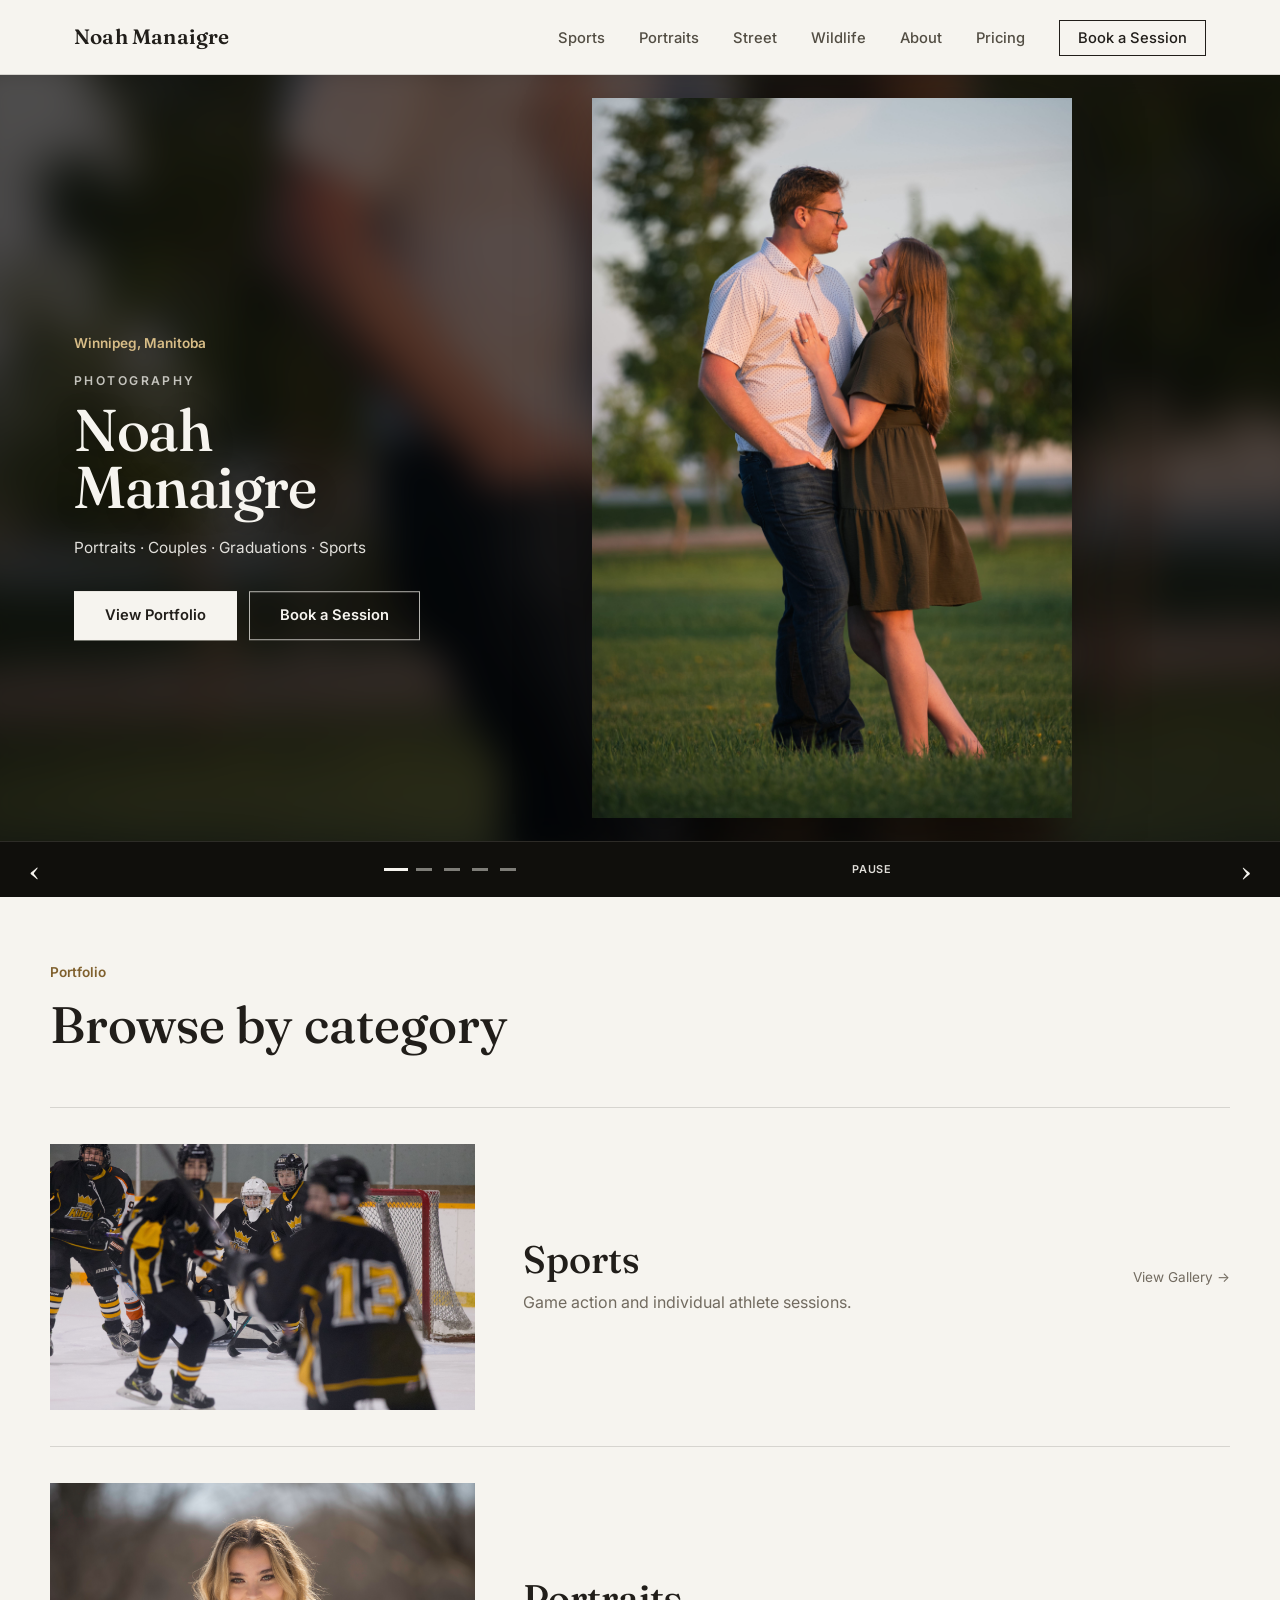
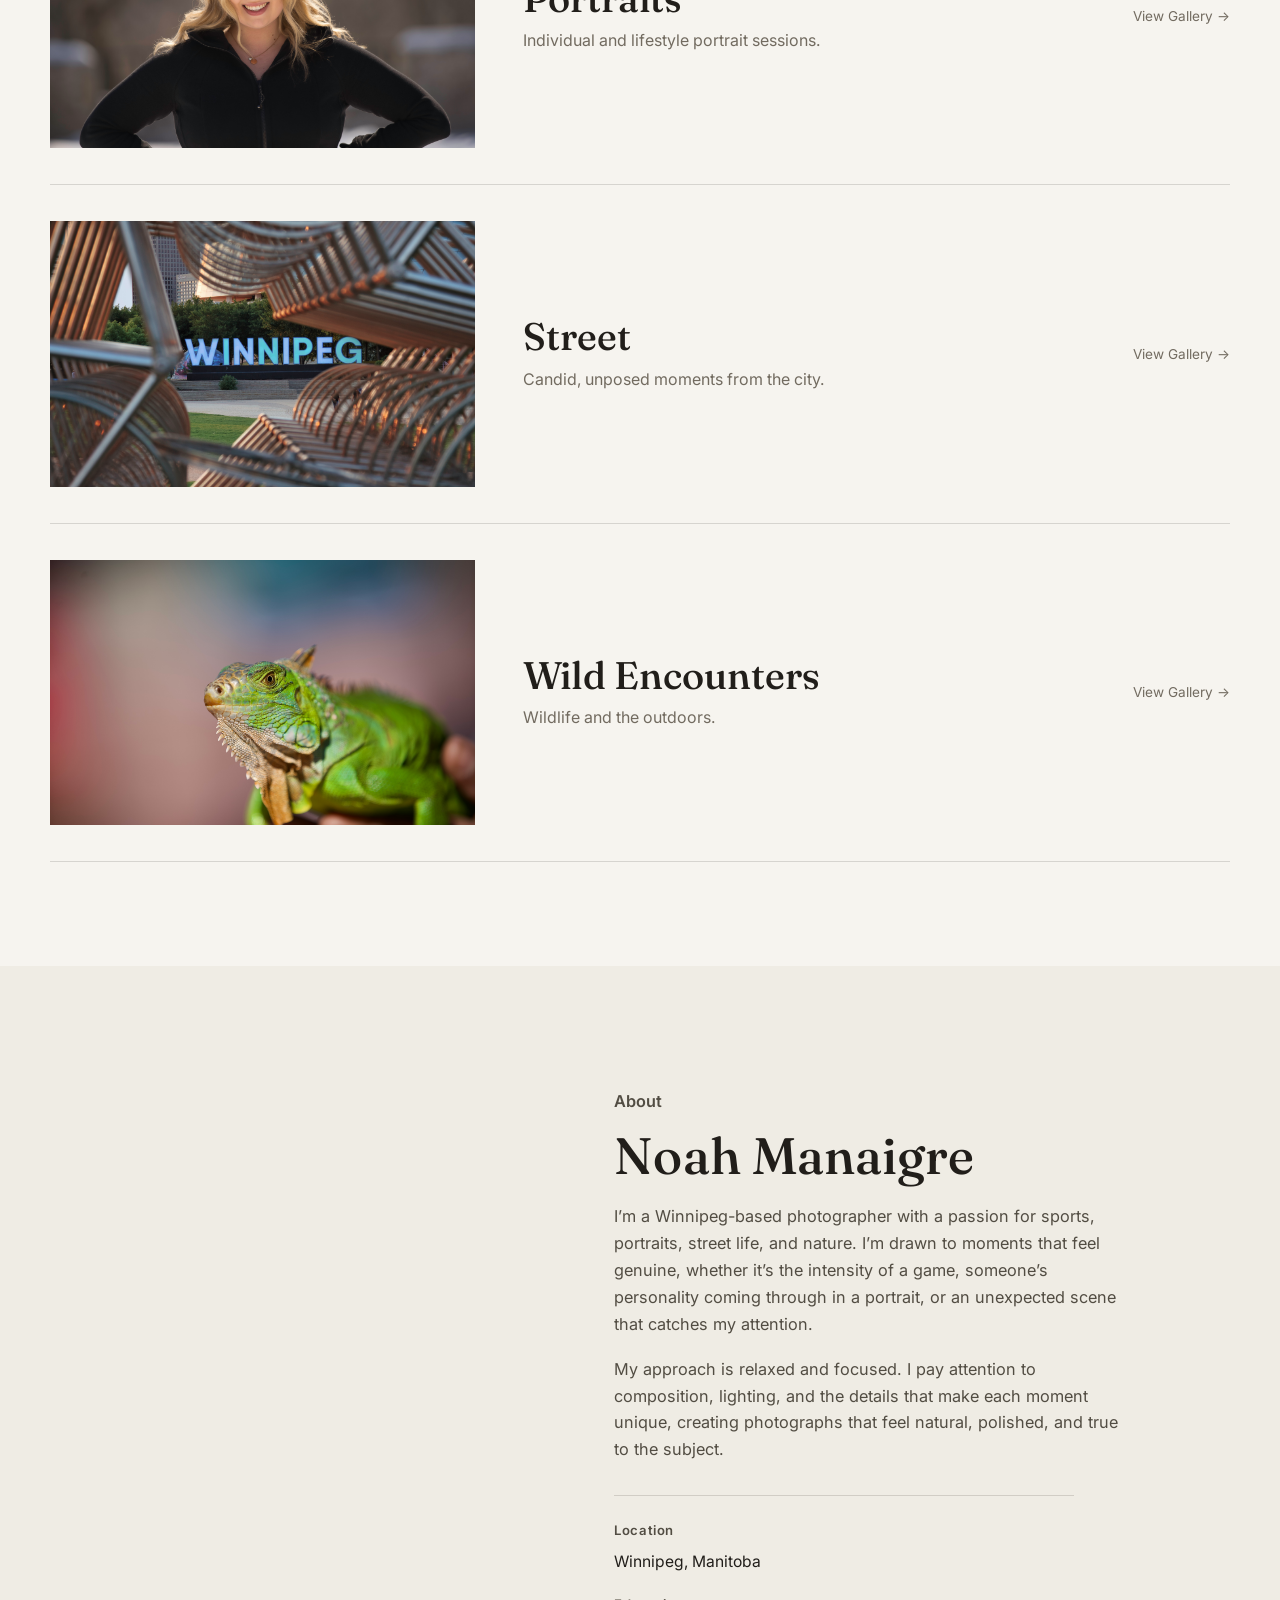
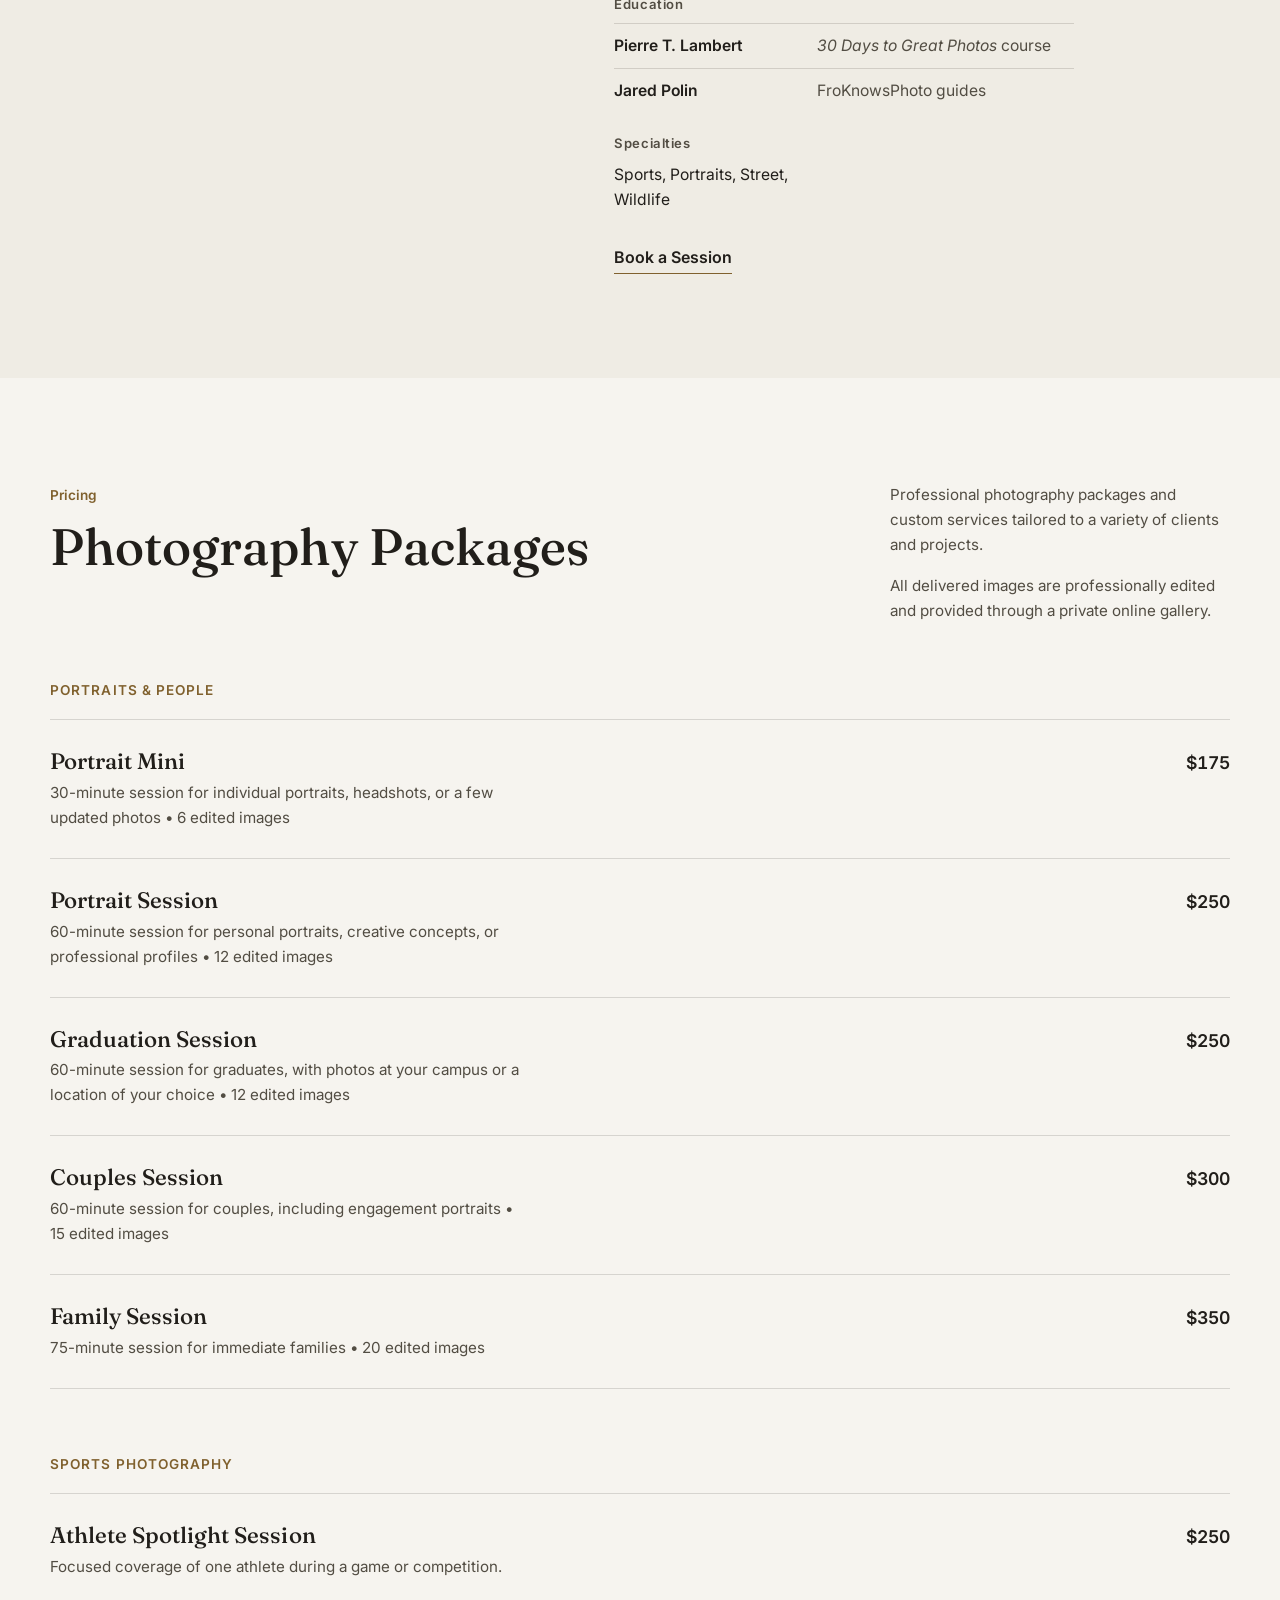
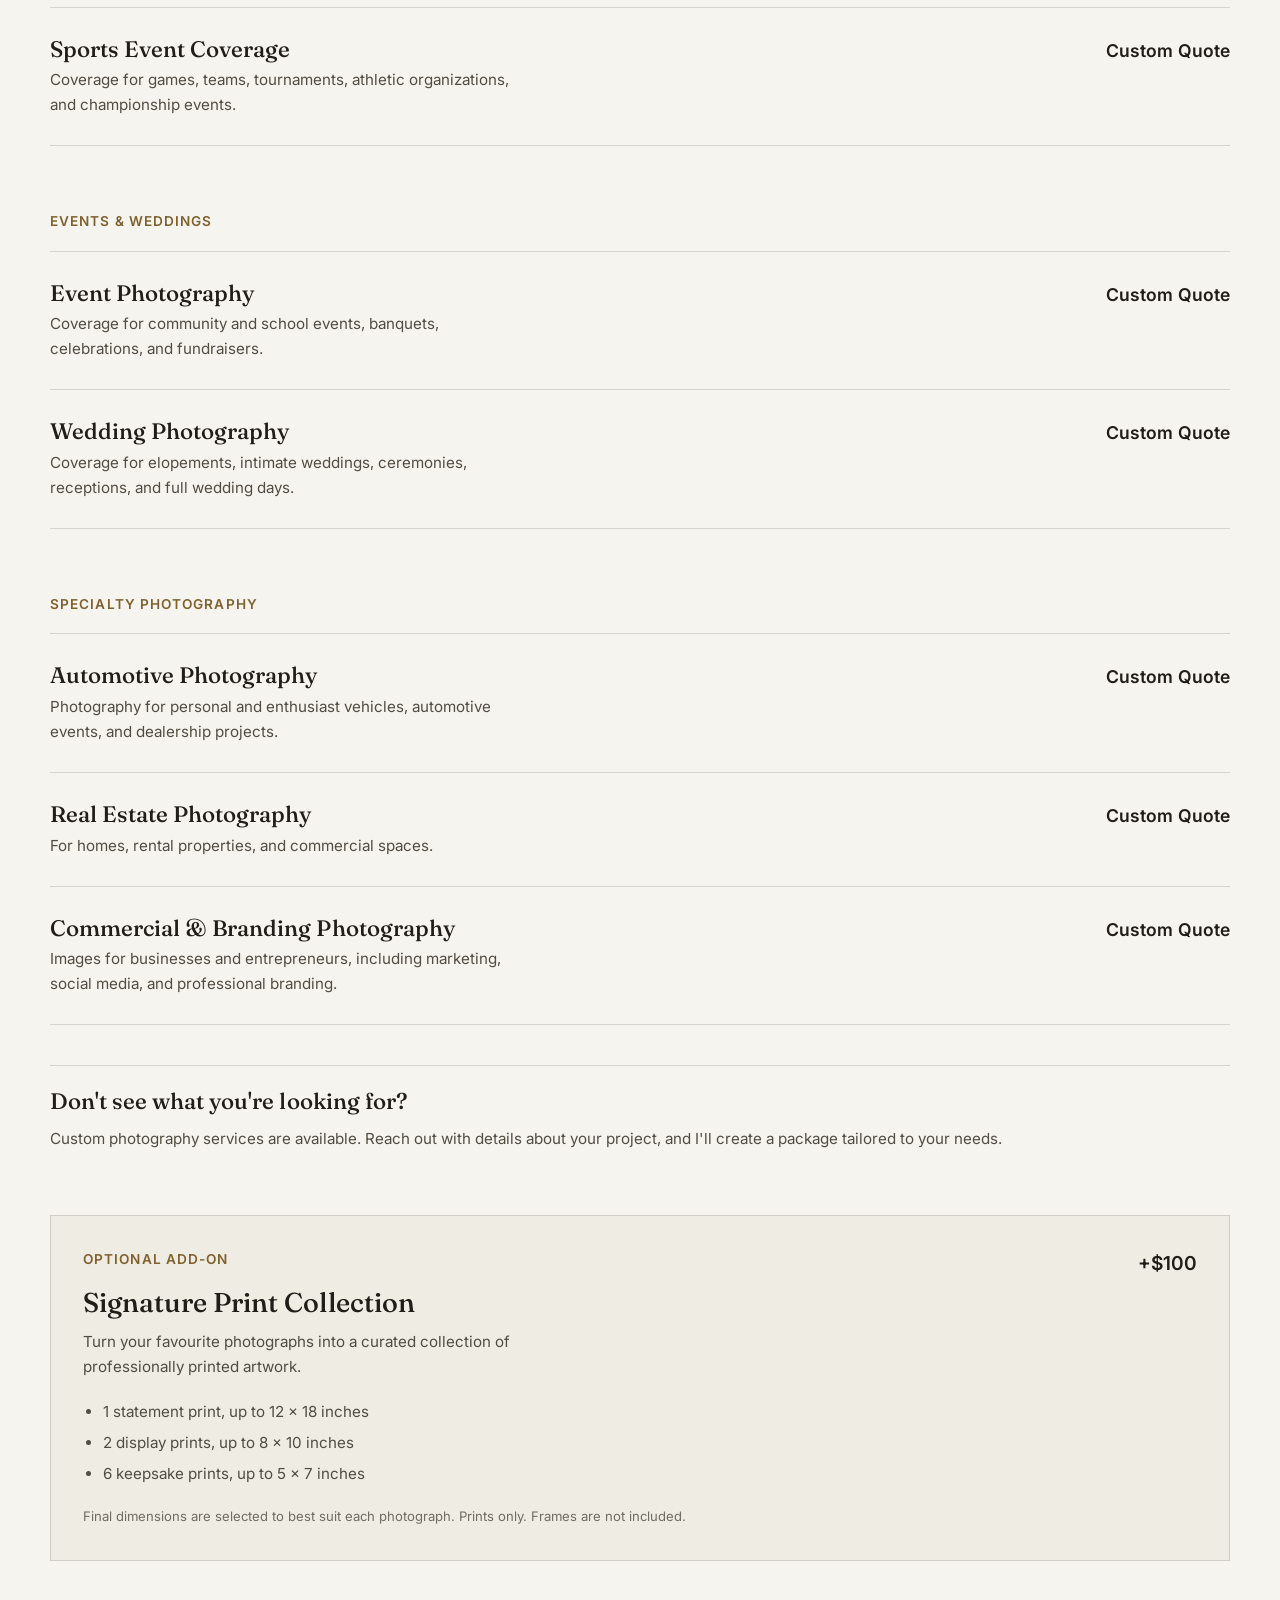
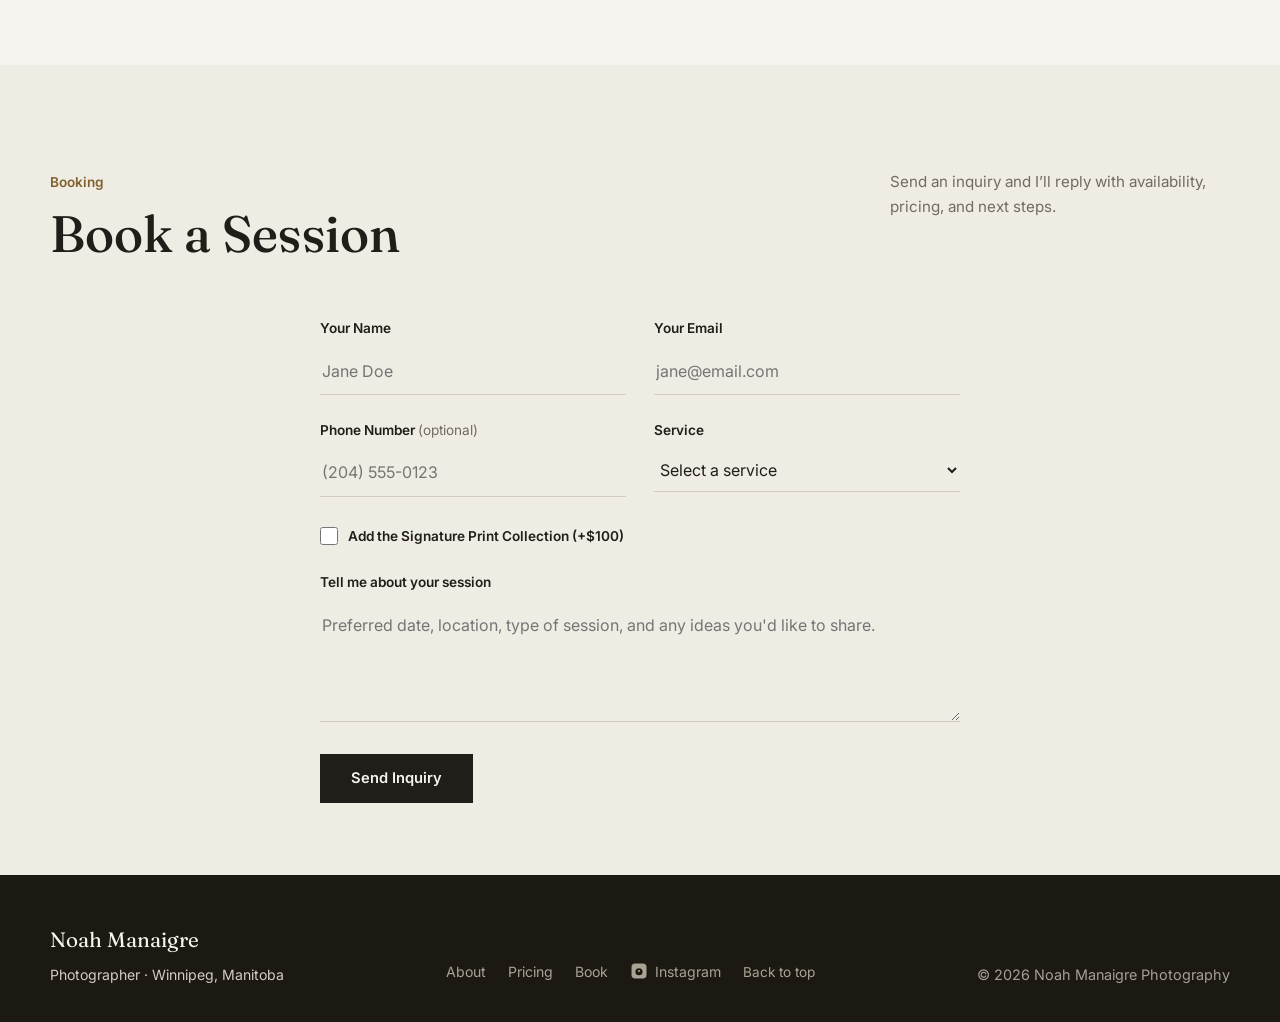
<file: index.html>
<!doctype html>
<html lang="en">
  <head>
    <meta charset="UTF-8" />
    <meta name="viewport" content="width=device-width, initial-scale=1.0" />
    <link rel="icon" type="image/png" href="favicon.png" />
    <link rel="apple-touch-icon" sizes="180x180" href="favicon.png" />
    <link
      rel="canonical"
      href="https://noahpman.github.io/Noah-Photography-Website/"
    />
    <meta name="theme-color" content="#f6f4ef" />

    <meta
      name="description"
      content="Explore portraits, couples, graduation, sports, street, and wildlife photography by Noah Manaigre, a Winnipeg, Manitoba photographer. View packages and book a session."
    />
    <meta property="og:title" content="Noah Manaigre Photography" />
    <meta
      property="og:description"
      content="Portraits, couples, graduation, sports, street, and wildlife photography in Winnipeg, Manitoba."
    />
    <meta
      property="og:url"
      content="https://noahpman.github.io/Noah-Photography-Website/"
    />
    <meta
      property="og:image"
      content="https://noahpman.github.io/Noah-Photography-Website/photos/IMG_2601-modded.JPEG"
    />
    <meta
      property="og:image:alt"
      content="Winnipeg photographer Noah Manaigre holding a camera"
    />
    <meta property="og:type" content="website" />
    <meta property="og:locale" content="en_CA" />
    <meta property="og:site_name" content="Noah Manaigre Photography" />
    <meta name="twitter:card" content="summary_large_image" />
    <meta name="twitter:title" content="Noah Manaigre Photography" />
    <meta
      name="twitter:description"
      content="Portraits, couples, graduation, sports, street, and wildlife photography in Winnipeg, Manitoba."
    />
    <meta
      name="twitter:image"
      content="https://noahpman.github.io/Noah-Photography-Website/photos/IMG_2601-modded.JPEG"
    />
    <meta
      name="twitter:image:alt"
      content="Winnipeg photographer Noah Manaigre holding a camera"
    />

    <title>Noah Manaigre — Photographer, Winnipeg</title>

    <link rel="preconnect" href="https://fonts.googleapis.com" />
    <link rel="preconnect" href="https://fonts.gstatic.com" crossorigin />
    <link
      href="https://fonts.googleapis.com/css2?family=Fraunces:opsz,wght@9..144,500;9..144,600&family=Inter:wght@400;500;600&display=swap"
      rel="stylesheet"
    />
    <link rel="stylesheet" href="styles.css" />
  </head>

  <body>
    <a class="skip-link" href="#main">Skip to content</a>

    <header class="site-header">
      <nav class="nav" aria-label="Primary">
        <a href="index.html" class="logo">Noah Manaigre</a>

        <button
          class="nav-toggle"
          id="navToggle"
          type="button"
          aria-expanded="false"
          aria-controls="navMenu"
          aria-label="Open navigation"
        >
          <span></span>
          <span></span>
          <span></span>
          <span class="sr-only">Menu</span>
        </button>

        <ul id="navMenu" class="nav-menu">
          <li><a href="sports.html">Sports</a></li>
          <li><a href="portraits.html">Portraits</a></li>
          <li><a href="street.html">Street</a></li>
          <li><a href="nature.html">Wildlife</a></li>
          <li><a href="#about">About</a></li>
          <li><a href="#services">Pricing</a></li>
          <li><a href="#booking" class="nav-cta">Book a Session</a></li>
        </ul>
      </nav>
    </header>

    <main id="main">
      <!-- FEATURED HERO -->
      <section
        id="featuredWork"
        class="showcase-hero"
        role="region"
        aria-label="Featured photography"
        aria-roledescription="carousel"
        tabindex="0"
      >
        <div class="showcase-slides">
          <article
            class="showcase-slide active"
            data-label="Couples photography"
            aria-label="1 of 5: Couples photography"
            aria-roledescription="slide"
            aria-hidden="false"
          >
            <img
              class="showcase-backdrop"
              src="photos/DSC04983.jpg"
              alt=""
              aria-hidden="true"
              loading="lazy"
              decoding="async"
            />
            <img
              class="showcase-image"
              src="photos/DSC04983.jpg"
              alt="Couple sharing a quiet moment in warm evening light"
              width="4000"
              height="6000"
              fetchpriority="high"
              decoding="async"
            />
          </article>

          <article
            class="showcase-slide"
            data-label="Portrait photography"
            aria-label="2 of 5: Portrait photography"
            aria-roledescription="slide"
            aria-hidden="true"
            inert
          >
            <img
              class="showcase-backdrop"
              src="photos/DSC03619.jpg"
              alt=""
              aria-hidden="true"
              loading="lazy"
              decoding="async"
            />
            <img
              class="showcase-image"
              src="photos/DSC03619.jpg"
              alt="Portrait of a woman standing outdoors in winter"
              width="3891"
              height="5837"
              loading="lazy"
              decoding="async"
            />
          </article>

          <article
            class="showcase-slide"
            data-label="Sports photography"
            aria-label="3 of 5: Sports photography"
            aria-roledescription="slide"
            aria-hidden="true"
            inert
          >
            <img
              class="showcase-backdrop"
              src="photos/DSC04402.jpg"
              alt=""
              aria-hidden="true"
              loading="lazy"
              decoding="async"
            />
            <img
              class="showcase-image"
              src="photos/DSC04402.jpg"
              alt="Hockey player in black and yellow holding a stick on the ice"
              width="3588"
              height="4484"
              loading="lazy"
              decoding="async"
            />
          </article>

          <article
            class="showcase-slide"
            data-label="Lifestyle photography"
            aria-label="4 of 5: Lifestyle photography"
            aria-roledescription="slide"
            aria-hidden="true"
            inert
          >
            <img
              class="showcase-backdrop"
              src="photos/IMG_0527.jpg"
              alt=""
              aria-hidden="true"
              loading="lazy"
              decoding="async"
            />
            <img
              class="showcase-image"
              src="photos/IMG_0527.jpg"
              alt="Silhouetted group canoeing at sunset"
              width="2133"
              height="2667"
              loading="lazy"
              decoding="async"
            />
          </article>

          <article
            class="showcase-slide"
            data-label="Landscape photography"
            aria-label="5 of 5: Landscape photography"
            aria-roledescription="slide"
            aria-hidden="true"
            inert
          >
            <img
              class="showcase-backdrop"
              src="photos/AFE76896-931B-451A-A16E-D7BC14AD712E.jpg"
              alt=""
              aria-hidden="true"
              loading="lazy"
              decoding="async"
            />
            <img
              class="showcase-image"
              src="photos/AFE76896-931B-451A-A16E-D7BC14AD712E.jpg"
              alt="Lighthouse among rocks beneath a lightning-filled storm sky"
              width="2448"
              height="3264"
              loading="lazy"
              decoding="async"
            />
          </article>
        </div>

        <div class="showcase-overlay" aria-hidden="true"></div>

        <div class="showcase-content">
          <p class="showcase-kicker">Winnipeg, Manitoba</p>
          <p class="showcase-brand">Photography</p>
          <h1>Noah Manaigre</h1>
          <p class="showcase-lede">
            Portraits &middot; Couples &middot; Graduations &middot; Sports
          </p>

          <div class="showcase-buttons">
            <a href="#portfolio" class="btn showcase-primary">View Portfolio</a>
            <a href="#booking" class="btn showcase-outline">Book a Session</a>
          </div>
        </div>

        <div
          class="showcase-controls"
          role="group"
          aria-label="Carousel controls"
        >
          <button
            id="showcasePrevious"
            class="showcase-arrow showcase-previous"
            type="button"
            aria-label="Show previous photograph"
          >
            <span aria-hidden="true">&lsaquo;</span>
          </button>

          <div
            class="showcase-dots"
            role="group"
            aria-label="Choose a featured photograph"
          >
            <button
              class="showcase-dot active"
              type="button"
              data-slide="0"
              aria-label="Show couples photograph"
              aria-current="true"
            ></button>
            <button
              class="showcase-dot"
              type="button"
              data-slide="1"
              aria-label="Show portrait photograph"
            ></button>
            <button
              class="showcase-dot"
              type="button"
              data-slide="2"
              aria-label="Show sports photograph"
            ></button>
            <button
              class="showcase-dot"
              type="button"
              data-slide="3"
              aria-label="Show lifestyle photograph"
            ></button>
            <button
              class="showcase-dot"
              type="button"
              data-slide="4"
              aria-label="Show landscape photograph"
            ></button>
          </div>

          <button
            id="showcasePause"
            class="showcase-pause"
            type="button"
            aria-label="Pause featured photographs"
            aria-pressed="false"
          >
            <span aria-hidden="true">Pause</span>
          </button>

          <button
            id="showcaseNext"
            class="showcase-arrow showcase-next"
            type="button"
            aria-label="Show next photograph"
          >
            <span aria-hidden="true">&rsaquo;</span>
          </button>
        </div>

        <p
          id="showcaseStatus"
          class="sr-only"
          aria-live="polite"
          aria-atomic="true"
        >
          Couples photography
        </p>
      </section>

      <!-- PORTFOLIO INDEX -->
      <section id="portfolio" class="section portfolio-index">
        <div class="section-head">
          <div>
            <p class="section-kicker">Portfolio</p>
            <h2>Browse by category</h2>
          </div>
        </div>

        <div class="index-list">
          <a href="sports.html" class="index-row">
            <span class="index-thumb">
              <img src="photos/7M3A6077.jpg" alt="" loading="lazy" />
            </span>
            <span class="index-info">
              <h3>Sports</h3>
              <p>Game action and individual athlete sessions.</p>
            </span>
            <span class="index-count">View Gallery -></span>
          </a>

          <a href="portraits.html" class="index-row">
            <span class="index-thumb">
              <img src="photos/DSC03633.JPEG" alt="" loading="lazy" />
            </span>
            <span class="index-info">
              <h3>Portraits</h3>
              <p>Individual and lifestyle portrait sessions.</p>
            </span>
            <span class="index-count">View Gallery -></span>
          </a>

          <a href="street.html" class="index-row">
            <span class="index-thumb">
              <img src="photos/IMG_0728.JPEG" alt="" loading="lazy" />
            </span>
            <span class="index-info">
              <h3>Street</h3>
              <p>Candid, unposed moments from the city.</p>
            </span>
            <span class="index-count">View Gallery -></span>
          </a>

          <a href="nature.html" class="index-row">
            <span class="index-thumb">
              <img src="photos/DSC02987.JPEG" alt="" loading="lazy" />
            </span>
            <span class="index-info">
              <h3>Wild Encounters</h3>
              <p>Wildlife and the outdoors.</p>
            </span>
            <span class="index-count">View Gallery -></span>
          </a>
        </div>
      </section>

      <!-- ABOUT -->
      <section id="about" class="section about-section">
        <div class="about-grid">
          <div class="about-image">
            <img
              src="photos/IMG_2601-modded.JPEG"
              alt="Noah Manaigre holding a camera"
              loading="lazy"
              decoding="async"
            />
          </div>

          <div class="about-content">
            <p class="section-kicker">About</p>
            <h2>Noah Manaigre</h2>

            <p>
              I’m a Winnipeg-based photographer with a passion for sports,
              portraits, street life, and nature. I’m drawn to moments that feel
              genuine, whether it’s the intensity of a game, someone’s
              personality coming through in a portrait, or an unexpected scene
              that catches my attention.
            </p>

            <p>
              My approach is relaxed and focused. I pay attention to
              composition, lighting, and the details that make each moment
              unique, creating photographs that feel natural, polished, and true
              to the subject.
            </p>

            <dl class="about-facts">
              <div>
                <dt>Location</dt>
                <dd>Winnipeg, Manitoba</dd>
              </div>

              <div class="about-education">
                <dt>Education</dt>
                <dd>
                  <ul class="education-list">
                    <li>
                      <strong>Pierre T. Lambert</strong>
                      <span><em>30 Days to Great Photos</em> course</span>
                    </li>
                    <li>
                      <strong>Jared Polin</strong>
                      <span>FroKnowsPhoto guides</span>
                    </li>
                  </ul>
                </dd>
              </div>

              <div>
                <dt>Specialties</dt>
                <dd>Sports, Portraits, Street, Wildlife</dd>
              </div>
            </dl>

            <a href="#booking" class="about-link">Book a Session</a>
          </div>
        </div>
      </section>

      <!-- SERVICES -->
      <section id="services" class="section services-section">
        <div class="section-head">
          <div>
            <p class="section-kicker">Pricing</p>
            <h2>Photography Packages</h2>
          </div>

          <div class="section-note">
            <p>
              Professional photography packages and custom services tailored to
              a variety of clients and projects.
            </p>

            <p>
              All delivered images are professionally edited and provided
              through a private online gallery.
            </p>
          </div>
        </div>

        <div class="pricing-group">
          <p class="pricing-group-title">Portraits &amp; People</p>

          <ul class="price-list">
            <li class="price-row">
              <div class="price-info">
                <h3>Portrait Mini</h3>
                <p>
                  30-minute session for individual portraits, headshots, or a
                  few updated photos • 6 edited images
                </p>
              </div>
              <p class="price">$175</p>
            </li>

            <li class="price-row">
              <div class="price-info">
                <h3>Portrait Session</h3>
                <p>
                  60-minute session for personal portraits, creative concepts,
                  or professional profiles • 12 edited images
                </p>
              </div>
              <p class="price">$250</p>
            </li>

            <li class="price-row">
              <div class="price-info">
                <h3>Graduation Session</h3>
                <p>
                  60-minute session for graduates, with photos at your campus or
                  a location of your choice • 12 edited images
                </p>
              </div>
              <p class="price">$250</p>
            </li>

            <li class="price-row">
              <div class="price-info">
                <h3>Couples Session</h3>
                <p>
                  60-minute session for couples, including engagement portraits
                  • 15 edited images
                </p>
              </div>
              <p class="price">$300</p>
            </li>

            <li class="price-row">
              <div class="price-info">
                <h3>Family Session</h3>
                <p>
                  75-minute session for immediate families • 20 edited images
                </p>
              </div>
              <p class="price">$350</p>
            </li>
          </ul>
        </div>

        <div class="pricing-group">
          <p class="pricing-group-title">Sports Photography</p>

          <ul class="price-list">
            <li class="price-row">
              <div class="price-info">
                <h3>Athlete Spotlight Session</h3>
                <p>
                  Focused coverage of one athlete during a game or competition.
                </p>
              </div>
              <p class="price">$250</p>
            </li>

            <li class="price-row">
              <div class="price-info">
                <h3>Sports Event Coverage</h3>
                <p>
                  Coverage for games, teams, tournaments, athletic
                  organizations, and championship events.
                </p>
              </div>
              <p class="price">Custom Quote</p>
            </li>
          </ul>
        </div>

        <div class="pricing-group">
          <p class="pricing-group-title">Events &amp; Weddings</p>

          <ul class="price-list">
            <li class="price-row">
              <div class="price-info">
                <h3>Event Photography</h3>
                <p>
                  Coverage for community and school events, banquets,
                  celebrations, and fundraisers.
                </p>
              </div>
              <p class="price">Custom Quote</p>
            </li>

            <li class="price-row">
              <div class="price-info">
                <h3>Wedding Photography</h3>
                <p>
                  Coverage for elopements, intimate weddings, ceremonies,
                  receptions, and full wedding days.
                </p>
              </div>
              <p class="price">Custom Quote</p>
            </li>
          </ul>
        </div>

        <div class="pricing-group">
          <p class="pricing-group-title">Specialty Photography</p>

          <ul class="price-list">
            <li class="price-row">
              <div class="price-info">
                <h3>Automotive Photography</h3>
                <p>
                  Photography for personal and enthusiast vehicles, automotive
                  events, and dealership projects.
                </p>
              </div>
              <p class="price">Custom Quote</p>
            </li>

            <li class="price-row">
              <div class="price-info">
                <h3>Real Estate Photography</h3>
                <p>For homes, rental properties, and commercial spaces.</p>
              </div>
              <p class="price">Custom Quote</p>
            </li>

            <li class="price-row">
              <div class="price-info">
                <h3>Commercial &amp; Branding Photography</h3>
                <p>
                  Images for businesses and entrepreneurs, including marketing,
                  social media, and professional branding.
                </p>
              </div>
              <p class="price">Custom Quote</p>
            </li>
          </ul>
        </div>

        <div class="pricing-note">
          <h3>Don't see what you're looking for?</h3>
          <p>
            Custom photography services are available. Reach out with details
            about your project, and I'll create a package tailored to your
            needs.
          </p>
        </div>

        <div class="print-addon">
          <div class="print-addon-content">
            <div>
              <p class="pricing-group-title">Optional Add-On</p>

              <h3>Signature Print Collection</h3>

              <p class="print-addon-description">
                Turn your favourite photographs into a curated collection of
                professionally printed artwork.
              </p>

              <ul class="print-addon-list">
                <li>1 statement print, up to 12 &times; 18 inches</li>
                <li>2 display prints, up to 8 &times; 10 inches</li>
                <li>6 keepsake prints, up to 5 &times; 7 inches</li>
              </ul>

              <p class="print-addon-availability">
                Final dimensions are selected to best suit each photograph.
                Prints only. Frames are not included.
              </p>
            </div>

            <p class="print-addon-price">+$100</p>
          </div>
        </div>
      </section>

      <!-- BOOKING -->
      <section id="booking" class="section booking-section">
        <div class="section-head">
          <div>
            <p class="section-kicker">Booking</p>
            <h2>Book a Session</h2>
          </div>

          <p class="section-note">
            Send an inquiry and I’ll reply with availability, pricing, and next
            steps.
          </p>
        </div>

        <form
          class="booking-form"
          action="https://formspree.io/f/xzdwjyad"
          method="POST"
          novalidate
        >
          <input
            type="hidden"
            name="_subject"
            value="New Photography Inquiry"
          />

          <div class="field">
            <label for="name">Your Name</label>

            <input
              id="name"
              name="name"
              type="text"
              placeholder="Jane Doe"
              autocomplete="name"
              required
            />
          </div>

          <div class="field">
            <label for="email">Your Email</label>

            <input
              id="email"
              name="email"
              type="email"
              placeholder="jane@email.com"
              autocomplete="email"
              required
            />
          </div>

          <div class="field">
            <label for="phone">Phone Number <span>(optional)</span></label>

            <input
              id="phone"
              name="phone"
              type="tel"
              placeholder="(204) 555-0123"
              autocomplete="tel"
            />
          </div>

          <div class="field">
            <label for="service">Service</label>

            <select id="service" name="service" required>
              <option value="">Select a service</option>

              <optgroup label="Portraits &amp; People">
                <option value="Portrait Mini">Portrait Mini</option>

                <option value="Portrait Session">Portrait Session</option>

                <option value="Graduation Session">Graduation Session</option>

                <option value="Couples Session">Couples Session</option>

                <option value="Family Session">Family Session</option>
              </optgroup>

              <optgroup label="Sports Photography">
                <option value="Athlete Spotlight Session">
                  Athlete Spotlight Session
                </option>

                <option value="Sports Event Coverage">
                  Sports Event Coverage
                </option>
              </optgroup>

              <optgroup label="Events &amp; Weddings">
                <option value="Event Photography">Event Photography</option>

                <option value="Wedding Photography">Wedding Photography</option>
              </optgroup>

              <optgroup label="Specialty Photography">
                <option value="Automotive Photography">
                  Automotive Photography
                </option>

                <option value="Real Estate Photography">
                  Real Estate Photography
                </option>

                <option value="Commercial &amp; Branding Photography">
                  Commercial &amp; Branding Photography
                </option>

                <option value="Custom Photography Inquiry">
                  Custom Photography Inquiry
                </option>
              </optgroup>
            </select>
          </div>

          <div class="field field-wide print-option">
            <label class="checkbox-label" for="printCollection">
              <input
                id="printCollection"
                name="signature_print_collection"
                type="checkbox"
                value="Yes"
              />
              Add the Signature Print Collection (+$100)
            </label>

            <p id="printNote" class="field-note" hidden>
              Available with full sessions.
            </p>
          </div>

          <div class="field field-wide">
            <label for="message">Tell me about your session</label>

            <textarea
              id="message"
              name="message"
              placeholder="Preferred date, location, type of session, and any ideas you'd like to share."
              required
            ></textarea>
          </div>

          <button type="submit" class="btn submit-btn">Send Inquiry</button>
        </form>
      </section>
    </main>

    <footer class="site-footer">
      <div class="footer-inner">
        <div>
          <p class="footer-name">Noah Manaigre</p>
          <p>Photographer &middot; Winnipeg, Manitoba</p>
        </div>

        <ul class="footer-links">
          <li><a href="#about">About</a></li>
          <li><a href="#services">Pricing</a></li>
          <li><a href="#booking">Book</a></li>

          <li>
            <a
              href="https://www.instagram.com/noah_manaigre/"
              target="_blank"
              rel="noopener noreferrer"
              aria-label="Noah Manaigre on Instagram"
            >
              <svg
                width="18"
                height="18"
                viewBox="0 0 24 24"
                fill="currentColor"
                aria-hidden="true"
                focusable="false"
              >
                <path
                  d="M7 2h10a5 5 0 0 1 5 5v10a5 5 0 0 1-5 5H7a5 5 0 0 1-5-5V7a5 5 0 0 1 5-5zm5 6.2A4.8 4.8 0 1 0 16.8 13 4.8 4.8 0 0 0 12 8.2zm6.4-2.6a1.12 1.12 0 1 1-1.12 1.12A1.12 1.12 0 0 1 18.4 5.6zM12 10.6A1.4 1.4 0 1 1 10.6 12 1.4 1.4 0 0 1 12 10.6z"
                />
              </svg>
              <span class="footer-link-text">Instagram</span>
            </a>
          </li>

          <li><a href="#main" class="back-to-top">Back to top</a></li>
        </ul>
        <p class="copyright">© 2026 Noah Manaigre Photography</p>
      </div>
    </footer>

    <script src="script.js"></script>
  </body>
</html>
</file>
<file: styles.css>
/* ============================================
   NOAH MANAIGRE PHOTOGRAPHY
   Elegant editorial design with an ivory canvas,
   serif display type, generous whitespace,
   and a restrained brass accent.
   ============================================ */

:root {
    --paper: #f6f4ef;
    --paper-dim: #efece4;
    --ink: #211e1a;
    --ink-soft: #524d43;
    --grey: #726b60;
    --charcoal: #1b1912;
    --off-white: #f6f4ef;
    --hairline: rgba(33, 30, 26, 0.15);
    --hairline-dark: rgba(246, 244, 239, 0.16);
    --gold: #80612e;
    --gold-deep: #6f5629;

    --font-display: "Fraunces", "Georgia", serif;
    --font-body: "Inter", -apple-system, BlinkMacSystemFont, sans-serif;
    --font-mono: ui-monospace, "SF Mono", "Cascadia Mono", Consolas, monospace;

    --max: 1180px;
}

/* =============== GLOBAL RESET =============== */

* {
    box-sizing: border-box;
}

html {
    scroll-behavior: smooth;
    scroll-padding-top: 90px;
}

body {
    margin: 0;
    overflow-x: hidden;
    background: var(--paper);
    color: var(--ink);
    font-family: var(--font-body);
    font-size: 16px;
    line-height: 1.65;
    -webkit-font-smoothing: antialiased;
}

body.menu-open {
    overflow: hidden;
}

img {
    display: block;
    max-width: 100%;
}

a {
    color: inherit;
}

button,
input,
select,
textarea {
    font: inherit;
}

.skip-link {
    position: absolute;
    left: -9999px;
    top: 0;
    z-index: 400;
    padding: 12px 18px;
    background: var(--charcoal);
    color: var(--off-white);
}

.skip-link:focus {
    left: 12px;
    top: 12px;
}

.sr-only {
    position: absolute;
    width: 1px;
    height: 1px;
    padding: 0;
    overflow: hidden;
    clip: rect(0 0 0 0);
    white-space: nowrap;
    border: 0;
}

:focus-visible {
    outline: 2px solid var(--gold);
    outline-offset: 3px;
}

h1,
h2,
h3 {
    margin: 0;
    color: var(--ink);
    font-family: var(--font-display);
    font-weight: 600;
    line-height: 1.05;
    letter-spacing: 0.001em;
}

h2 {
    font-size: clamp(2.2rem, 4.6vw, 3.2rem);
    font-weight: 500;
}

h3 {
    font-size: 1.4rem;
    font-weight: 500;
}

p {
    margin: 0;
}

/* =============== LAYOUT HELPERS =============== */

.section {
    padding: 104px 24px;
}

.section-head {
    display: flex;
    align-items: baseline;
    justify-content: space-between;
    flex-wrap: wrap;
    gap: 24px;
    max-width: var(--max);
    margin: 0 auto 56px;
}

.section-note {
    max-width: 34ch;
    color: var(--grey);
    font-size: 0.95rem;
}

.section-kicker {
    margin: 0 0 14px;
    color: var(--gold);
    font-family: var(--font-body);
    font-size: 0.85rem;
    font-weight: 600;
}

.rule {
    max-width: var(--max);
    margin: 0 auto;
    border: 0;
    border-top: 1px solid var(--hairline);
}

/* =============== HEADER AND NAVIGATION =============== */

.site-header {
    position: sticky;
    top: 0;
    z-index: 100;
    background: var(--paper);
    border-bottom: 1px solid var(--hairline);
}

.nav {
    display: flex;
    align-items: center;
    justify-content: space-between;
    gap: 24px;
    max-width: var(--max);
    margin: 0 auto;
    padding: 20px 24px;
}

.logo {
    color: var(--ink);
    font-family: var(--font-display);
    font-size: 1.3rem;
    font-weight: 600;
    letter-spacing: 0.01em;
    text-decoration: none;
    white-space: nowrap;
}

.nav-menu {
    display: flex;
    align-items: center;
    gap: 34px;
    margin: 0;
    padding: 0;
    list-style: none;
}

.nav-menu a {
    padding: 6px 0;
    color: var(--ink-soft);
    border-bottom: 1px solid transparent;
    font-size: 0.92rem;
    font-weight: 500;
    text-decoration: none;
    transition:
        border-color 0.2s ease,
        color 0.2s ease,
        background 0.2s ease;
}

.nav-menu a:hover {
    color: var(--ink);
    border-color: var(--gold);
}

.nav-menu a[aria-current="page"] {
    color: var(--ink);
    border-color: var(--gold);
}

.nav-menu .nav-cta {
    padding: 8px 18px;
    color: var(--ink);
    border: 1px solid var(--ink);
}

.nav-menu .nav-cta:hover {
    color: var(--paper);
    background: var(--ink);
    border-color: var(--ink);
}

.nav-toggle {
    display: none;
    flex-direction: column;
    justify-content: center;
    gap: 5px;
    width: 44px;
    height: 44px;
    padding: 6px;
    flex-shrink: 0;
    cursor: pointer;
    background: transparent;
    border: 0;
}

.nav-toggle span:not(.sr-only) {
    display: block;
    width: 100%;
    height: 2px;
    background: var(--ink);
    transform-origin: center;
    transition:
        transform 0.25s ease,
        opacity 0.25s ease;
}

/* =============== HOME HERO =============== */

.hero {
    padding: 72px 24px 96px;
    background: var(--paper);
}

.hero-grid {
    display: grid;
    grid-template-columns: 1.05fr 0.95fr;
    align-items: center;
    gap: 72px;
    max-width: var(--max);
    margin: 0 auto;
}

.hero-text {
    min-width: 0;
}

.hero-kicker {
    margin-bottom: 20px;
    color: var(--gold);
    font-size: 0.9rem;
    font-weight: 600;
}

.hero h1 {
    color: var(--ink);
    font-size: clamp(3.2rem, 7vw, 5.4rem);
    overflow-wrap: break-word;
}

.hero-lede {
    max-width: 46ch;
    margin-top: 26px;
    color: var(--ink-soft);
    font-size: 1.15rem;
    line-height: 1.6;
}

.hero-image {
    width: 100%;
    aspect-ratio: 4 / 5;
    overflow: hidden;
    background: var(--paper-dim);
}

.hero-image img {
    width: 100%;
    height: 100%;
    object-fit: cover;
}

/* =============== BUTTONS =============== */

.btn {
    display: inline-block;
    padding: 14px 30px;
    color: var(--paper);
    background: var(--ink);
    border: 1px solid var(--ink);
    font-size: 0.92rem;
    font-weight: 600;
    line-height: 1.3;
    text-align: center;
    text-decoration: none;
    transition:
        background 0.2s ease,
        color 0.2s ease,
        border-color 0.2s ease;
}

.btn:hover {
    background: var(--gold-deep);
    border-color: var(--gold-deep);
}

.btn.outline {
    color: var(--ink);
    background: transparent;
    border-color: var(--ink);
}

.btn.outline:hover {
    color: var(--paper);
    background: var(--ink);
}

.buttons {
    display: flex;
    flex-wrap: wrap;
    gap: 16px;
    margin-top: 40px;
}

/* =============== PORTFOLIO INDEX =============== */

.portfolio-index {
    background: var(--paper);
}

.index-list {
    max-width: var(--max);
    margin: 0 auto;
}

.index-row {
    display: grid;
    grid-template-columns: minmax(260px, 36%) minmax(0, 1fr) auto;
    align-items: center;
    gap: 48px;
    padding: 36px 0;
    color: var(--ink);
    border-bottom: 1px solid var(--hairline);
    text-decoration: none;
    transition: opacity 0.2s ease;
}

.index-row:first-of-type {
    border-top: 1px solid var(--hairline);
}

.index-row:hover {
    opacity: 0.82;
}

.index-thumb {
    display: block;
    width: 100%;
    height: auto;
    aspect-ratio: 16 / 10;
    overflow: hidden;
    background: var(--paper-dim);
}

.index-thumb img {
    width: 100%;
    height: 100%;
    object-fit: cover;
    transition: transform 0.45s ease;
}

.index-row:hover .index-thumb img {
    transform: scale(1.025);
}

.index-info {
    display: block;
    min-width: 0;
}

.index-info h3 {
    font-size: clamp(2rem, 3vw, 2.8rem);
    overflow-wrap: break-word;
}

.index-info p {
    max-width: 42ch;
    margin-top: 10px;
    color: var(--grey);
    font-size: 1rem;
    line-height: 1.6;
}

.index-count {
    color: var(--grey);
    font-family: var(--font-body);
    font-size: 0.85rem;
    white-space: nowrap;
}

/* Keep the category rows slightly smaller on tablets */
@media (min-width: 701px) and (max-width: 900px) {
    .index-row {
        grid-template-columns: 220px minmax(0, 1fr) auto;
        gap: 28px;
        padding: 30px 0;
    }

    .index-info h3 {
        font-size: 2rem;
    }
}

/* =============== CATEGORY PAGE HERO =============== */

.category-hero {
    padding: 48px 24px 64px;
    background: var(--paper);
    border-bottom: 1px solid var(--hairline);
}

.breadcrumb {
    max-width: var(--max);
    margin: 0 auto 28px;
    color: var(--grey);
    font-size: 0.85rem;
}

.breadcrumb a {
    color: var(--grey);
    border-bottom: 1px solid var(--hairline);
    text-decoration: none;
}

.breadcrumb a:hover {
    color: var(--ink);
    border-color: var(--ink);
}

.category-hero-content {
    display: flex;
    align-items: flex-end;
    justify-content: space-between;
    flex-wrap: wrap;
    gap: 24px;
    max-width: var(--max);
    margin: 0 auto;
}

.category-hero h1 {
    color: var(--ink);
    font-size: clamp(2.6rem, 6vw, 4rem);
}

.category-hero .lede {
    max-width: 44ch;
    margin-top: 14px;
    color: var(--ink-soft);
    font-size: 1.05rem;
}

.category-count {
    color: var(--grey);
    font-size: 0.9rem;
    white-space: nowrap;
}

/* =============== GALLERY GRID =============== */

.gallery-section {
    padding: 56px 0 8px;
    background: var(--paper);
}

.portfolio-grid {
    display: grid;
    grid-template-columns: repeat(3, minmax(0, 1fr));
    gap: 28px;
    max-width: var(--max);
    margin: 0 auto;
    padding: 0 24px 96px;
}

.portfolio-item {
    position: relative;
    aspect-ratio: 4 / 5;
    padding: 0;
    margin: 0;
    overflow: hidden;
    cursor: pointer;
    background: var(--paper-dim);
    border: 0;
    text-align: left;
}

.portfolio-item.wide {
    grid-column: span 2;
    aspect-ratio: 8 / 5;
}

.portfolio-item img {
    width: 100%;
    height: 100%;
    object-fit: cover;
    transition: transform 0.5s ease;
}

.portfolio-item:hover img {
    transform: scale(1.03);
}

.frame-caption {
    position: absolute;
    right: 0;
    bottom: 0;
    left: 0;
    padding: 30px 16px 14px;
    color: var(--off-white);
    background: linear-gradient(180deg,
            rgba(33, 30, 26, 0) 0%,
            rgba(33, 30, 26, 0.65) 100%);
    font-family: var(--font-display);
    font-size: 0.85rem;
    font-style: italic;
    opacity: 0;
    transform: translateY(6px);
    transition:
        opacity 0.25s ease,
        transform 0.25s ease;
}

.portfolio-item:hover .frame-caption,
.portfolio-item:focus-visible .frame-caption {
    opacity: 1;
    transform: translateY(0);
}

.gallery-crosslinks {
    display: flex;
    flex-wrap: wrap;
    gap: 12px;
    max-width: var(--max);
    margin: 0 auto;
    padding: 0 24px 72px;
}

.gallery-crosslinks a {
    padding: 9px 18px;
    color: var(--ink-soft);
    border: 1px solid var(--hairline);
    font-size: 0.85rem;
    text-decoration: none;
    transition:
        border-color 0.2s ease,
        color 0.2s ease;
}

.gallery-crosslinks a:hover {
    color: var(--ink);
    border-color: var(--ink);
}

/* =============== ABOUT =============== */

.about-section {
    background: var(--paper-dim);
}

.about-grid {
    display: grid;
    grid-template-columns: 0.8fr 1fr;
    align-items: center;
    gap: 72px;
    max-width: var(--max);
    margin: 0 auto;
}

.about-image {
    width: 100%;
}

.about-image img {
    width: 100%;
    aspect-ratio: 4 / 5;
    object-fit: cover;
}

.about-content {
    min-width: 0;
}

.about-content h2 {
    margin-bottom: 20px;
}

.about-content p {
    max-width: 52ch;
    margin-top: 18px;
    color: var(--ink-soft);
    font-size: 1.02rem;
}

.about-facts {
    display: grid;
    grid-template-columns: 1fr 1fr;
    gap: 20px;
    max-width: 46ch;
    margin: 32px 0 0;
    padding: 24px 0 0;
    border-top: 1px solid var(--hairline);
}

.about-facts dt {
    margin-bottom: 7px;
    color: var(--ink-soft);
    font-size: 0.82rem;
    font-weight: 600;
    letter-spacing: 0.04em;
}

.about-facts dd {
    margin: 0;
    color: var(--ink);
    font-size: 0.98rem;
    line-height: 1.6;
}

.about-education {
    grid-column: 1 / -1;
}

.education-list {
    display: grid;
    gap: 0;
    margin: 0;
    padding: 0;
    list-style: none;
}

.education-list li {
    display: grid;
    grid-template-columns: minmax(0, 1fr) minmax(0, 1.35fr);
    align-items: baseline;
    gap: 12px;
    min-width: 0;
    padding: 10px 0;
    border-top: 1px solid var(--hairline);
}

.education-list strong {
    color: var(--ink);
    font-weight: 600;
    line-height: 1.45;
}

.education-list span {
    color: var(--ink-soft);
    line-height: 1.55;
}

.about-link {
    display: inline-block;
    margin-top: 32px;
    padding-bottom: 2px;
    color: var(--ink);
    border-bottom: 1px solid var(--gold);
    font-weight: 600;
    text-decoration: none;
}

/* =============== SERVICES =============== */

.services-section {
    background: var(--paper);
}

.price-list {
    max-width: var(--max);
    margin: 0 auto;
    padding: 0;
    list-style: none;
}

.price-row {
    display: flex;
    align-items: baseline;
    justify-content: space-between;
    gap: 24px;
    padding: 28px 0;
    border-bottom: 1px solid var(--hairline);
}

.price-row:first-child {
    border-top: 1px solid var(--hairline);
}

.price-info {
    min-width: 0;
}

.price-info h3 {
    margin-bottom: 6px;
}

.price-info p {
    max-width: 48ch;
    color: var(--grey);
    font-size: 0.95rem;
}

.price {
    color: var(--ink);
    font-family: var(--font-body);
    font-size: 1.1rem;
    font-weight: 600;
    font-variant-numeric: tabular-nums;
    white-space: nowrap;
}

/* =============== BOOKING =============== */

.booking-section {
    background: var(--paper-dim);
}

.booking-form {
    display: grid;
    grid-template-columns: 1fr 1fr;
    gap: 24px 28px;
    max-width: 640px;
    margin: 0 auto;
}

.field {
    display: flex;
    flex-direction: column;
    gap: 8px;
    min-width: 0;
}

.field-wide {
    grid-column: 1 / -1;
}

.field label {
    color: var(--ink);
    font-size: 0.85rem;
    font-weight: 600;
}

.field label span {
    color: var(--grey);
    font-weight: 400;
}

.field input,
.field select,
.field textarea {
    width: 100%;
    min-width: 0;
    padding: 10px 2px;
    color: var(--ink);
    background: transparent;
    border: 0;
    border-bottom: 1px solid var(--hairline);
    border-radius: 0;
    font-family: var(--font-body);
    font-size: 1rem;
    transition: border-color 0.2s ease;
}

.field input:focus,
.field select:focus,
.field textarea:focus {
    border-color: var(--gold);
    outline: 0;
}

.field textarea {
    min-height: 120px;
    resize: vertical;
}

.submit-btn {
    grid-column: 1 / -1;
    justify-self: start;
    margin-top: 8px;
    cursor: pointer;
    font-family: var(--font-body);
}

/* =============== FOOTER =============== */

.site-footer {
    padding: 48px 24px 36px;
    color: var(--grey);
    background: var(--charcoal);
    font-size: 0.88rem;
}

.footer-inner {
    display: flex;
    align-items: flex-end;
    justify-content: space-between;
    flex-wrap: wrap;
    gap: 24px;
    max-width: var(--max);
    margin: 0 auto;
}

.footer-name {
    margin-bottom: 6px;
    color: var(--off-white);
    font-family: var(--font-display);
    font-size: 1.3rem;
}

.footer-links {
    display: flex;
    gap: 22px;
    margin: 0;
    padding: 0;
    list-style: none;
}

.footer-links a {
    color: var(--grey);
    text-decoration: none;
}

.footer-links a:hover {
    color: var(--off-white);
}

.back-to-top {
    color: var(--off-white);
    font-size: 0.85rem;
    text-decoration: none;
}

/* =============== LIGHTBOX =============== */

.lightbox {
    position: fixed;
    inset: 0;
    z-index: 300;
    display: none;
    align-items: center;
    justify-content: center;
    padding: 40px;
    background: rgba(27, 25, 18, 0.97);
}

.lightbox.open {
    display: flex;
}

.lightbox img {
    max-width: 100%;
    max-height: 78vh;
    object-fit: contain;
}

.lightbox-caption {
    position: absolute;
    bottom: 32px;
    left: 50%;
    max-width: calc(100% - 120px);
    color: var(--off-white);
    font-family: var(--font-display);
    font-size: 0.95rem;
    font-style: italic;
    text-align: center;
    opacity: 0.85;
    transform: translateX(-50%);
}

.lightbox-close,
.lightbox-nav {
    position: absolute;
    padding: 8px;
    color: var(--off-white);
    cursor: pointer;
    background: transparent;
    border: 0;
    font-size: 2rem;
    line-height: 1;
}

.lightbox-close {
    top: 24px;
    right: 24px;
}

.lightbox-nav.prev {
    top: 50%;
    left: 16px;
    font-size: 2.8rem;
    transform: translateY(-50%);
}

.lightbox-nav.next {
    top: 50%;
    right: 16px;
    font-size: 2.8rem;
    transform: translateY(-50%);
}

/* =============== TABLET =============== */

@media (max-width: 900px) {
    .hero-grid {
        grid-template-columns: 1fr;
        gap: 40px;
    }

    .hero-image {
        order: -1;
        max-width: 520px;
        margin: 0 auto;
    }

    .about-grid {
        grid-template-columns: 1fr;
        gap: 40px;
    }

    .about-image {
        order: -1;
        max-width: 520px;
        margin: 0 auto;
    }

    .booking-form {
        grid-template-columns: 1fr;
    }

    .field-wide,
    .submit-btn {
        grid-column: auto;
    }

    .portfolio-grid {
        grid-template-columns: repeat(2, minmax(0, 1fr));
    }

    .portfolio-item.wide {
        grid-column: span 2;
    }
}

/* =============== MOBILE =============== */

@media (min-width: 701px) and (max-width: 900px) {
    .nav {
        min-height: 72px;
        padding: 14px 20px;
    }

    .logo {
        max-width: calc(100% - 64px);
        white-space: normal;
    }

    .nav-toggle {
        display: flex;
    }

    .nav-menu {
        position: fixed;
        top: 72px;
        right: 0;
        bottom: 0;
        z-index: 150;
        display: flex;
        flex-direction: column;
        align-items: stretch;
        gap: 8px;
        width: min(360px, 85vw);
        margin: 0;
        padding: 28px;
        overflow-y: auto;
        background: var(--paper);
        border-left: 1px solid var(--hairline);
        box-shadow: -12px 0 30px rgba(33, 30, 26, 0.08);
        transform: translateX(100%);
        visibility: hidden;
        transition: transform 0.3s ease, visibility 0.3s ease;
    }

    .nav-menu.open {
        visibility: visible;
        transform: translateX(0);
    }

    .nav-menu li {
        width: 100%;
    }

    .nav-menu a {
        display: block;
        width: 100%;
        padding: 12px 0;
        font-size: 1rem;
    }

    .nav-menu .nav-cta {
        margin-top: 8px;
        padding: 12px 16px;
        text-align: center;
    }

    .nav-toggle[aria-expanded="true"] span:nth-child(1) {
        transform: translateY(7px) rotate(45deg);
    }

    .nav-toggle[aria-expanded="true"] span:nth-child(2) {
        opacity: 0;
    }

    .nav-toggle[aria-expanded="true"] span:nth-child(3) {
        transform: translateY(-7px) rotate(-45deg);
    }
}

@media (max-width: 700px) {
    html {
        scroll-padding-top: 76px;
    }

    .nav {
        min-height: 72px;
        padding: 14px 20px;
    }

    .logo {
        max-width: calc(100% - 64px);
        font-size: 1.35rem;
        white-space: normal;
    }

    .nav-toggle {
        display: flex;
    }

    .nav-menu {
        position: fixed;
        top: 72px;
        right: 0;
        bottom: 0;
        left: 15%;
        z-index: 150;
        display: flex;
        flex-direction: column;
        align-items: stretch;
        gap: 8px;
        padding: 28px;
        overflow-y: auto;
        background: var(--paper);
        border-left: 1px solid var(--hairline);
        box-shadow: -12px 0 30px rgba(33, 30, 26, 0.08);
        transform: translateX(100%);
        visibility: hidden;
        transition:
            transform 0.3s ease,
            visibility 0.3s ease;
    }

    .nav-menu.open {
        visibility: visible;
        transform: translateX(0);
    }

    .nav-menu li {
        width: 100%;
    }

    .nav-menu a {
        display: block;
        width: 100%;
        padding: 12px 0;
        font-size: 1rem;
    }

    .nav-menu .nav-cta {
        margin-top: 8px;
        padding: 12px 16px;
        text-align: center;
    }

    .nav-toggle[aria-expanded="true"] span:nth-child(1) {
        transform: translateY(7px) rotate(45deg);
    }

    .nav-toggle[aria-expanded="true"] span:nth-child(2) {
        opacity: 0;
    }

    .nav-toggle[aria-expanded="true"] span:nth-child(3) {
        transform: translateY(-7px) rotate(-45deg);
    }

    .hero {
        padding: 36px 20px 64px;
    }

    .hero-grid {
        gap: 30px;
    }

    .hero-image {
        width: 100%;
        max-width: 460px;
    }

    .hero-text {
        text-align: center;
    }

    .hero h1 {
        font-size: clamp(2.65rem, 12vw, 4rem);
    }

    .hero-kicker {
        margin-right: auto;
        margin-left: auto;
        font-size: 0.82rem;
    }

    .hero-lede {
        margin-right: auto;
        margin-left: auto;
        font-size: 1rem;
    }

    .buttons {
        flex-direction: column;
        width: 100%;
        margin-top: 30px;
    }

    .buttons .btn {
        width: 100%;
    }

    .section {
        padding: 72px 20px;
    }

    .section-head {
        margin-bottom: 36px;
    }

    /*
   Each portfolio category becomes a vertical card.
   This prevents the image and text from overlapping.
  */

    .index-row {
        display: flex;
        flex-direction: column;
        align-items: stretch;
        gap: 0;
        width: 100%;
        padding: 32px 0;
    }

    .index-thumb {
        display: block;
        width: 100%;
        height: auto;
        aspect-ratio: 16 / 10;
        margin-bottom: 20px;
    }

    .index-thumb img {
        width: 100%;
        height: 100%;
        object-fit: cover;
    }

    .index-info {
        display: block;
        width: 100%;
    }

    .index-info h3 {
        width: 100%;
        margin: 0 0 10px;
        font-size: clamp(1.8rem, 9vw, 2.4rem);
        line-height: 1.08;
        overflow-wrap: anywhere;
    }

    .index-info p {
        width: 100%;
        max-width: none;
        margin: 0;
        color: var(--grey);
        font-size: 1rem;
        line-height: 1.6;
    }

    .index-count {
        display: block;
        width: 100%;
        margin-top: 16px;
        color: var(--grey);
        font-size: 0.9rem;
    }

    .about-image {
        width: 100%;
        max-width: 460px;
    }

    .about-content {
        text-align: left;
    }

    .about-facts {
        grid-template-columns: 1fr;
    }

    .education-list li {
        grid-template-columns: 1fr;
        gap: 2px;
    }

    .portfolio-grid {
        grid-template-columns: 1fr;
        gap: 20px;
        padding-right: 20px;
        padding-bottom: 72px;
        padding-left: 20px;
    }

    .portfolio-item.wide {
        grid-column: span 1;
        aspect-ratio: 16 / 10;
    }

    .frame-caption {
        opacity: 1;
        transform: none;
    }

    .category-hero {
        padding: 36px 20px 48px;
    }

    .category-hero-content {
        flex-direction: column;
        align-items: flex-start;
        gap: 12px;
    }

    .gallery-crosslinks {
        padding-right: 20px;
        padding-left: 20px;
    }

    .price-row {
        flex-direction: column;
        align-items: flex-start;
        gap: 8px;
    }

    .booking-form {
        gap: 24px;
    }

    .footer-inner {
        flex-direction: column;
        align-items: flex-start;
    }

    .footer-links {
        flex-wrap: wrap;
        gap: 12px 20px;
    }

    .lightbox {
        padding: 64px 44px;
    }

    .lightbox-nav.prev {
        left: 4px;
    }

    .lightbox-nav.next {
        right: 4px;
    }
}

/* =============== SMALL MOBILE =============== */

@media (max-width: 480px) {
    .nav {
        padding-right: 16px;
        padding-left: 16px;
    }

    .logo {
        font-size: 1.2rem;
    }

    .nav-menu {
        left: 10%;
    }

    .hero {
        padding: 28px 16px 56px;
    }

    .hero h1 {
        font-size: clamp(2.35rem, 12vw, 3.25rem);
    }

    .hero-image {
        max-width: 100%;
    }

    .section {
        padding: 56px 16px;
    }

    .section-head {
        margin-bottom: 30px;
    }

    .btn {
        width: 100%;
    }

    .index-row {
        padding: 28px 0;
    }

    .index-thumb {
        aspect-ratio: 4 / 3;
        margin-bottom: 18px;
    }

    .index-info h3 {
        font-size: clamp(1.75rem, 9vw, 2.15rem);
    }

    .about-image {
        max-width: 100%;
    }

    .about-content p {
        font-size: 1rem;
    }

    .portfolio-grid {
        padding-right: 16px;
        padding-left: 16px;
    }

    .gallery-crosslinks {
        padding-right: 16px;
        padding-left: 16px;
    }

    .gallery-crosslinks a {
        flex: 1 1 calc(50% - 6px);
        text-align: center;
    }

    .price {
        font-size: 1rem;
    }

    .submit-btn {
        width: 100%;
    }

    .site-footer {
        padding-right: 16px;
        padding-left: 16px;
    }
}

/* =============== REDUCED MOTION =============== */

@media (prefers-reduced-motion: reduce) {
    html {
        scroll-behavior: auto;
    }

    *,
    *::before,
    *::after {
        animation-duration: 0.001ms !important;
        animation-iteration-count: 1 !important;
        transition-duration: 0.001ms !important;
    }
}

.submit-btn:disabled {
    cursor: wait;
    opacity: 0.7;
}

.form-status {
    grid-column: 1 / -1;
    margin: 8px 0 0;
    padding: 14px 16px;
    border: 1px solid var(--hairline);
    font-size: 0.95rem;
    line-height: 1.5;
}

.form-status.success {
    color: #365b3c;
    background: #edf4ec;
    border-color: rgba(54, 91, 60, 0.3);
}

.form-status.error {
    color: #7a302c;
    background: #f8ecea;
    border-color: rgba(122, 48, 44, 0.3);
}

.pricing-group {
    max-width: var(--max);
    margin: 0 auto;
}

.pricing-group+.pricing-group {
    margin-top: 64px;
}

.pricing-group-title {
    margin-bottom: 18px;
    color: var(--gold);
    font-size: 0.85rem;
    font-weight: 600;
    letter-spacing: 0.08em;
    text-transform: uppercase;
}

.price-info p,
.services-section .section-note,
.pricing-note {
    color: var(--ink-soft);
}

.pricing-note {
    max-width: var(--max);
    margin: 40px auto 0;
    padding-top: 24px;
    color: var(--ink-soft);
    border-top: 1px solid var(--hairline);
    font-size: 0.95rem;
}

.pricing-note h3+p {
    margin-top: 12px;
}

@media (max-width: 700px) {
    .pricing-group+.pricing-group {
        margin-top: 48px;
    }

    .pricing-group-title {
        margin-bottom: 12px;
    }

    .pricing-note {
        margin-top: 32px;
    }
}

.nav-cta {
    white-space: nowrap;
}

/* =============== FINAL BOOKING AND FOOTER POLISH =============== */

.booking-section {
    padding-bottom: 72px;
}

.site-footer,
.footer-links a {
    color: #aaa294;
}

.footer-links a:hover,
.footer-links a:focus-visible {
    color: var(--off-white);
}

.footer-links a {
    display: inline-flex;
    align-items: center;
    gap: 7px;
}

.footer-links svg {
    flex-shrink: 0;
}

/* Tighter transition from hero to portfolio on desktop */

@media (min-width: 901px) {
    .hero {
        padding-bottom: 64px;
    }

    .portfolio-index {
        padding-top: 64px;
    }
}

.site-footer {
    color: #d2cdc4;
}

.site-footer .copyright {
    font-size: 0.9rem;
    opacity: 0.75;
}

.print-option {
    margin-top: 4px;
}

.checkbox-label {
    display: flex;
    align-items: center;
    gap: 10px;
    cursor: pointer;
}

.checkbox-label input {
    width: 18px;
    height: 18px;
    margin: 0;
    padding: 0;
    flex-shrink: 0;
    accent-color: var(--gold);
    border: initial;
}

.checkbox-label:has(input:disabled) {
    color: var(--grey);
    cursor: not-allowed;
}

.field-note {
    margin-left: 28px;
    color: var(--grey);
    font-size: 0.82rem;
}

.print-addon {
    max-width: var(--max);
    margin: 64px auto 0;
    padding: 32px;
    background: var(--paper-dim);
    border: 1px solid var(--hairline);
}

.print-addon-content {
    display: flex;
    align-items: flex-start;
    justify-content: space-between;
    gap: 32px;
}

.print-addon h3 {
    margin-bottom: 12px;
    font-size: 1.7rem;
}

.print-addon-description {
    max-width: 52ch;
    color: var(--ink-soft);
    font-size: 0.95rem;
}

.print-addon-list {
    display: grid;
    gap: 6px;
    margin: 20px 0 0;
    padding-left: 20px;
    color: var(--ink-soft);
    font-size: 0.95rem;
}

.print-addon-availability {
    margin-top: 20px;
    color: var(--grey);
    font-size: 0.82rem;
}

.print-addon-price {
    flex-shrink: 0;
    color: var(--ink);
    font-size: 1.2rem;
    font-weight: 600;
    white-space: nowrap;
}

/* =============== FORM VALIDATION =============== */

.field-error {
    margin-top: 2px;
    color: #8b312b;
    font-size: 0.82rem;
    line-height: 1.4;
}

.field input.input-error,
.field select.input-error,
.field textarea.input-error {
    border-color: #8b312b;
}

.field input.input-error:focus,
.field select.input-error:focus,
.field textarea.input-error:focus {
    border-color: #8b312b;
}

.submit-btn:disabled {
    cursor: wait;
    opacity: 0.7;
}

/* =============== FEATURED HERO =============== */

.showcase-hero {
    position: relative;
    min-height: clamp(620px, calc(100svh - 78px), 840px);
    overflow: hidden;
    color: var(--off-white);
    background: var(--charcoal);
    isolation: isolate;
}

.showcase-slides {
    position: absolute;
    inset: 0 0 56px;
    z-index: 2;
}

.showcase-slide,
.showcase-backdrop,
.showcase-overlay {
    position: absolute;
    inset: 0;
}

.showcase-slide {
    display: grid;
    place-items: center;
    overflow: hidden;
    opacity: 0;
    visibility: hidden;
    transition: opacity 0.65s ease, visibility 0.65s ease;
}

.showcase-slide.active {
    opacity: 1;
    visibility: visible;
}

.showcase-backdrop {
    width: 100%;
    height: 100%;
    object-fit: cover;
    filter: blur(18px) brightness(0.38) saturate(0.8);
    transform: scale(1.06);
}

.showcase-image {
    position: relative;
    z-index: 1;
    display: block;
    width: auto;
    height: min(calc(100svh - 160px), 720px);
    max-width: min(40vw, 590px);
    max-height: 720px;
    object-fit: contain;
    filter: drop-shadow(0 20px 36px rgba(0, 0, 0, 0.3));
    transform: translateX(15vw);
}

.showcase-overlay {
    z-index: 1;
    bottom: 56px;
    pointer-events: none;
    background:
        linear-gradient(90deg, rgba(20, 18, 14, 0.98) 0%, rgba(20, 18, 14, 0.9) 30%, rgba(20, 18, 14, 0.48) 48%, rgba(20, 18, 14, 0.08) 100%),
        linear-gradient(180deg, rgba(20, 18, 14, 0.04) 45%, rgba(20, 18, 14, 0.34) 100%);
}

.showcase-content {
    position: absolute;
    top: 50%;
    left: max(40px, calc((100vw - var(--max)) / 2 + 24px));
    z-index: 3;
    width: min(36vw, 455px);
    transform: translateY(-50%);
}

.showcase-kicker,
.showcase-brand,
.showcase-lede {
    margin: 0;
}

.showcase-kicker {
    margin-bottom: 16px;
    color: #d8bd87;
    font-size: 0.85rem;
    font-weight: 600;
}

.showcase-brand {
    margin-bottom: 10px;
    color: rgba(246, 244, 239, 0.76);
    font-size: 0.76rem;
    font-weight: 600;
    letter-spacing: 0.2em;
    text-transform: uppercase;
}

.showcase-content h1 {
    max-width: 8ch;
    color: var(--off-white);
    font-size: clamp(3.3rem, 4.6vw, 5.1rem);
    font-weight: 500;
    line-height: 0.98;
    letter-spacing: -0.025em;
    text-shadow: 0 4px 24px rgba(0, 0, 0, 0.28);
}

.showcase-lede {
    max-width: 38ch;
    margin-top: 20px;
    color: rgba(246, 244, 239, 0.9);
    font-size: 0.96rem;
    line-height: 1.6;
}

.showcase-buttons {
    display: flex;
    flex-wrap: wrap;
    gap: 12px;
    margin-top: 30px;
}

.showcase-primary {
    color: var(--ink);
    background: var(--off-white);
    border-color: var(--off-white);
}

.showcase-primary:hover,
.showcase-primary:focus-visible {
    color: var(--off-white);
    background: var(--gold-deep);
    border-color: var(--gold-deep);
}

.showcase-outline {
    color: var(--off-white);
    background: rgba(20, 18, 14, 0.2);
    border-color: rgba(246, 244, 239, 0.72);
}

.showcase-outline:hover,
.showcase-outline:focus-visible {
    color: var(--ink);
    background: var(--off-white);
    border-color: var(--off-white);
}

.showcase-controls {
    position: absolute;
    right: 0;
    bottom: 0;
    left: 0;
    z-index: 4;
    display: flex;
    align-items: center;
    justify-content: space-between;
    gap: 6px;
    min-height: 56px;
    padding: 0 12px;
    background: rgba(15, 14, 11, 0.82);
    border-top: 1px solid rgba(246, 244, 239, 0.12);
    backdrop-filter: blur(8px);
}

.showcase-arrow {
    display: grid;
    flex: 0 0 44px;
    place-items: center;
    width: 44px;
    height: 44px;
    padding: 0;
    color: var(--off-white);
    cursor: pointer;
    background: transparent;
    border: 0;
    transition: color 0.2s ease, background 0.2s ease;
}

.showcase-arrow:hover,
.showcase-arrow:focus-visible {
    color: var(--off-white);
    background: rgba(246, 244, 239, 0.1);
}

.showcase-arrow span {
    font-family: var(--font-display);
    font-size: 2rem;
    line-height: 1;
}

.showcase-dots {
    display: flex;
    align-items: center;
    gap: 4px;
}

.showcase-dot {
    position: relative;
    display: grid;
    flex: 0 0 24px;
    place-items: center;
    width: 24px;
    height: 44px;
    padding: 0;
    cursor: pointer;
    background: transparent;
    border: 0;
}

.showcase-dot::before {
    width: 16px;
    height: 3px;
    background: rgba(246, 244, 239, 0.48);
    content: "";
    transition: width 0.2s ease, background 0.2s ease;
}

.showcase-dot:hover::before,
.showcase-dot:focus-visible::before {
    background: rgba(246, 244, 239, 0.82);
}

.showcase-dot.active::before {
    width: 24px;
    background: var(--off-white);
}

.showcase-pause {
    display: inline-flex;
    align-items: center;
    justify-content: center;
    min-width: 40px;
    min-height: 44px;
    padding: 0 4px;
    color: rgba(246, 244, 239, 0.9);
    cursor: pointer;
    background: transparent;
    border: 0;
    font-size: 0.68rem;
    font-weight: 600;
    letter-spacing: 0.06em;
    text-transform: uppercase;
}

.showcase-pause:hover,
.showcase-pause:focus-visible {
    color: var(--off-white);
}

.showcase-hero :focus-visible {
    outline-color: #e4c98f;
}

/* Stacked layout for tablet and portrait screens */
@media (max-width: 900px) {
    .showcase-hero {
        min-height: clamp(640px, calc(100svh - 72px), 820px);
    }

    .showcase-slides,
    .showcase-overlay {
        bottom: 56px;
    }

    .showcase-slide {
        place-items: start center;
    }

    .showcase-image {
        width: auto;
        height: min(48svh, 420px);
        max-width: calc(100vw - 32px);
        max-height: 420px;
        margin-top: 18px;
        transform: none;
    }

    .showcase-overlay {
        background: linear-gradient(180deg, rgba(20, 18, 14, 0.02) 34%, rgba(20, 18, 14, 0.28) 54%, rgba(20, 18, 14, 0.97) 100%);
    }

    .showcase-content {
        top: calc(34px + min(48svh, 420px));
        right: 24px;
        bottom: auto;
        left: 24px;
        width: auto;
        text-align: center;
        transform: none;
    }

    .showcase-kicker {
        margin-bottom: 10px;
        font-size: 0.8rem;
    }

    .showcase-brand {
        margin-bottom: 6px;
        font-size: 0.7rem;
    }

    .showcase-content h1 {
        max-width: none;
        font-size: clamp(2.7rem, 8vw, 4rem);
    }

    .showcase-lede {
        max-width: none;
        margin: 12px auto 0;
        font-size: 0.9rem;
    }

    .showcase-buttons {
        display: grid;
        grid-template-columns: repeat(2, minmax(0, 1fr));
        gap: 10px;
        max-width: 460px;
        margin: 20px auto 0;
    }

    .showcase-buttons .btn {
        width: 100%;
        min-height: 44px;
        padding: 11px 10px;
        font-size: 0.84rem;
    }
}

/* Give narrow phones a little more breathing room */
@media (max-width: 700px) {
    .showcase-hero {
        min-height: clamp(736px, calc(100svh - 72px), 840px);
    }

    .showcase-content {
        right: 18px;
        left: 18px;
    }

    .showcase-content h1 {
        font-size: clamp(2.55rem, 10vw, 3.6rem);
    }

    .showcase-buttons {
        max-width: 420px;
    }
}

@media (max-width: 360px) {
    .showcase-controls {
        gap: 2px;
        padding-right: 8px;
        padding-left: 8px;
    }

    .showcase-arrow {
        flex-basis: 44px;
        width: 44px;
    }

    .showcase-dots {
        gap: 2px;
    }

    .showcase-dot {
        flex-basis: 22px;
        width: 22px;
    }

    .showcase-dot.active::before {
        width: 21px;
    }

    .showcase-pause {
        min-width: 36px;
        padding: 0 2px;
        font-size: 0.64rem;
    }

    .showcase-buttons {
        grid-template-columns: 1fr;
        max-width: 280px;
        margin-top: 16px;
    }
}

/* Short landscape phones use a split composition instead of a tall stack */
@media (max-width: 900px) and (max-height: 560px) and (orientation: landscape) {
    .showcase-hero {
        min-height: max(320px, calc(100svh - 72px));
    }

    .showcase-slides,
    .showcase-overlay {
        bottom: 56px;
    }

    .showcase-slide {
        place-items: center;
    }

    .showcase-image {
        height: min(calc(100svh - 128px), 270px);
        max-width: min(40vw, 340px);
        max-height: 270px;
        margin: 0;
        transform: translateX(22vw);
    }

    .showcase-overlay {
        background: linear-gradient(90deg, rgba(20, 18, 14, 0.96) 0%, rgba(20, 18, 14, 0.88) 40%, rgba(20, 18, 14, 0.2) 72%, rgba(20, 18, 14, 0.04) 100%);
    }

    .showcase-content {
        top: 50%;
        right: auto;
        bottom: auto;
        left: 24px;
        width: min(44vw, 380px);
        text-align: left;
        transform: translateY(-50%);
    }

    .showcase-kicker {
        margin-bottom: 8px;
    }

    .showcase-content h1 {
        font-size: clamp(2.3rem, 5vw, 3.3rem);
    }

    .showcase-lede {
        margin: 8px 0 0;
        font-size: 0.82rem;
    }

    .showcase-buttons {
        gap: 8px;
        margin: 14px 0 0;
    }

    .showcase-buttons .btn {
        padding: 10px 8px;
        font-size: 0.76rem;
    }
}

/* Keep print add-on and form controls comfortable on small screens */
@media (max-width: 700px) {
    .print-addon {
        margin-top: 48px;
        padding: 24px 20px;
    }

    .print-addon-content {
        flex-direction: column;
        gap: 20px;
    }

    .print-addon-price {
        font-size: 1.1rem;
    }

    .field input,
    .field select,
    .field textarea {
        min-height: 44px;
    }
}

@media (prefers-reduced-motion: reduce) {
    .showcase-slide {
        transition: none;
    }
}

.section-note p+p {
    margin-top: 1rem;
}
</file>
